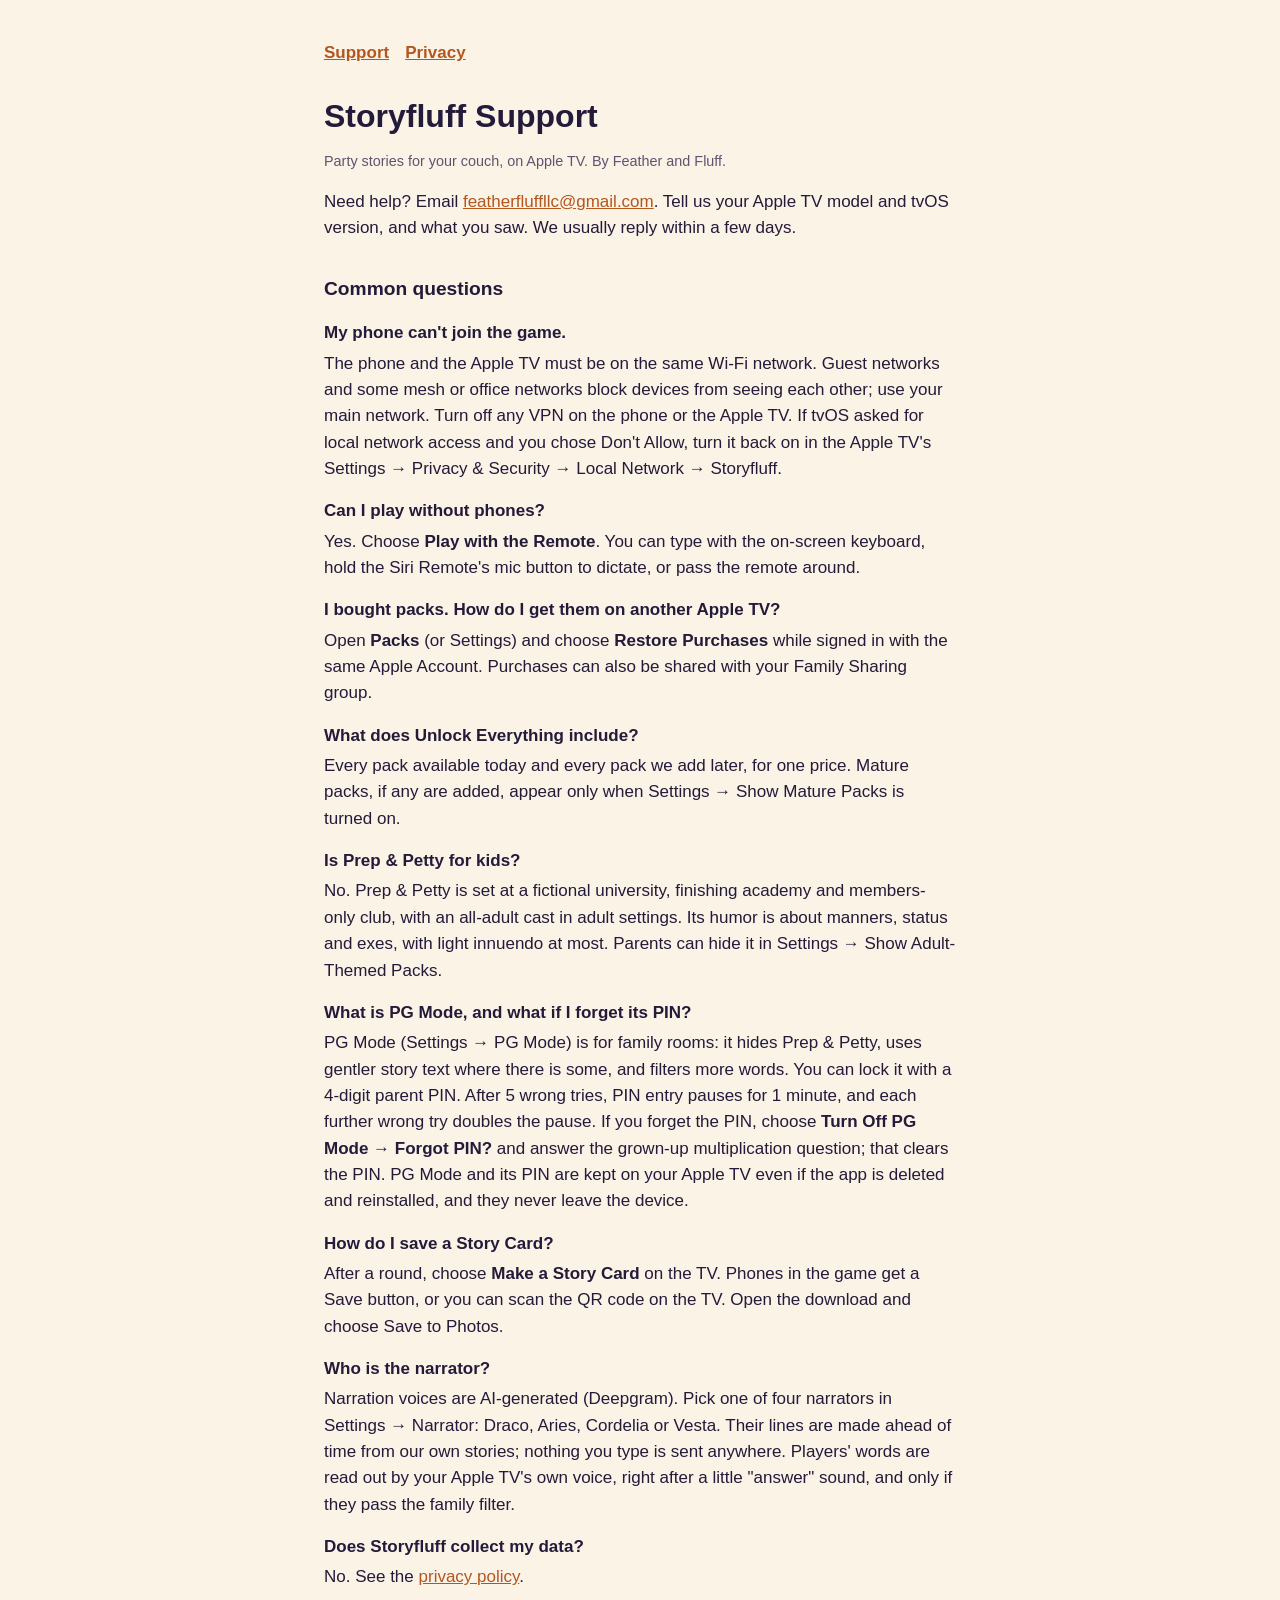
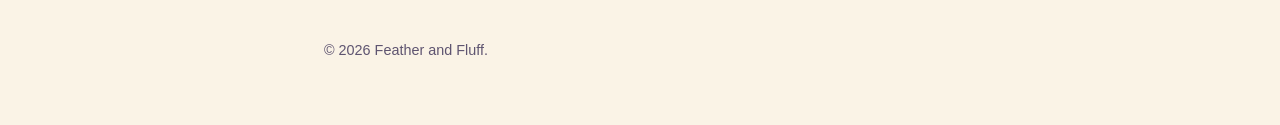
<file: index.html>
<!doctype html>
<html lang="en">
<head>
<meta charset="utf-8">
<meta name="viewport" content="width=device-width, initial-scale=1">
<title>Storyfluff Support</title>
<link rel="stylesheet" href="style.css">
</head>
<body>
<main>
<nav><a href="index.html">Support</a><a href="privacy.html">Privacy</a></nav>
<h1>Storyfluff Support</h1>
<p class="updated">Party stories for your couch, on Apple TV. By Feather and Fluff.</p>

<p>Need help? Email <a href="mailto:featherfluffllc@gmail.com">featherfluffllc@gmail.com</a>. Tell us your Apple TV model and tvOS version, and what you saw. We usually reply within a few days.</p>

<h2>Common questions</h2>
<dl>
<dt>My phone can't join the game.</dt>
<dd>The phone and the Apple TV must be on the same Wi-Fi network. Guest networks and some mesh or office networks block devices from seeing each other; use your main network. Turn off any VPN on the phone or the Apple TV. If tvOS asked for local network access and you chose Don't Allow, turn it back on in the Apple TV's Settings → Privacy &amp; Security → Local Network → Storyfluff.</dd>

<dt>Can I play without phones?</dt>
<dd>Yes. Choose <strong>Play with the Remote</strong>. You can type with the on-screen keyboard, hold the Siri Remote's mic button to dictate, or pass the remote around.</dd>

<dt>I bought packs. How do I get them on another Apple TV?</dt>
<dd>Open <strong>Packs</strong> (or Settings) and choose <strong>Restore Purchases</strong> while signed in with the same Apple Account. Purchases can also be shared with your Family Sharing group.</dd>

<dt>What does Unlock Everything include?</dt>
<dd>Every pack available today and every pack we add later, for one price. Mature packs, if any are added, appear only when Settings → Show Mature Packs is turned on.</dd>

<dt>Is Prep &amp; Petty for kids?</dt>
<dd>No. Prep &amp; Petty is set at a fictional university, finishing academy and members-only club, with an all-adult cast in adult settings. Its humor is about manners, status and exes, with light innuendo at most. Parents can hide it in Settings → Show Adult-Themed Packs.</dd>

<dt>What is PG Mode, and what if I forget its PIN?</dt>
<dd>PG Mode (Settings → PG Mode) is for family rooms: it hides Prep &amp; Petty, uses gentler story text where there is some, and filters more words. You can lock it with a 4-digit parent PIN. After 5 wrong tries, PIN entry pauses for 1 minute, and each further wrong try doubles the pause. If you forget the PIN, choose <strong>Turn Off PG Mode</strong> → <strong>Forgot PIN?</strong> and answer the grown-up multiplication question; that clears the PIN. PG Mode and its PIN are kept on your Apple TV even if the app is deleted and reinstalled, and they never leave the device.</dd>

<dt>How do I save a Story Card?</dt>
<dd>After a round, choose <strong>Make a Story Card</strong> on the TV. Phones in the game get a Save button, or you can scan the QR code on the TV. Open the download and choose Save to Photos.</dd>

<dt>Who is the narrator?</dt>
<dd>Narration voices are AI-generated (Deepgram). Pick one of four narrators in Settings → Narrator: Draco, Aries, Cordelia or Vesta. Their lines are made ahead of time from our own stories; nothing you type is sent anywhere. Players' words are read out by your Apple TV's own voice, right after a little "answer" sound, and only if they pass the family filter.</dd>

<dt>Does Storyfluff collect my data?</dt>
<dd>No. See the <a href="privacy.html">privacy policy</a>.</dd>
</dl>

<footer>© 2026 Feather and Fluff.</footer>
</main>
</body>
</html>
</file>
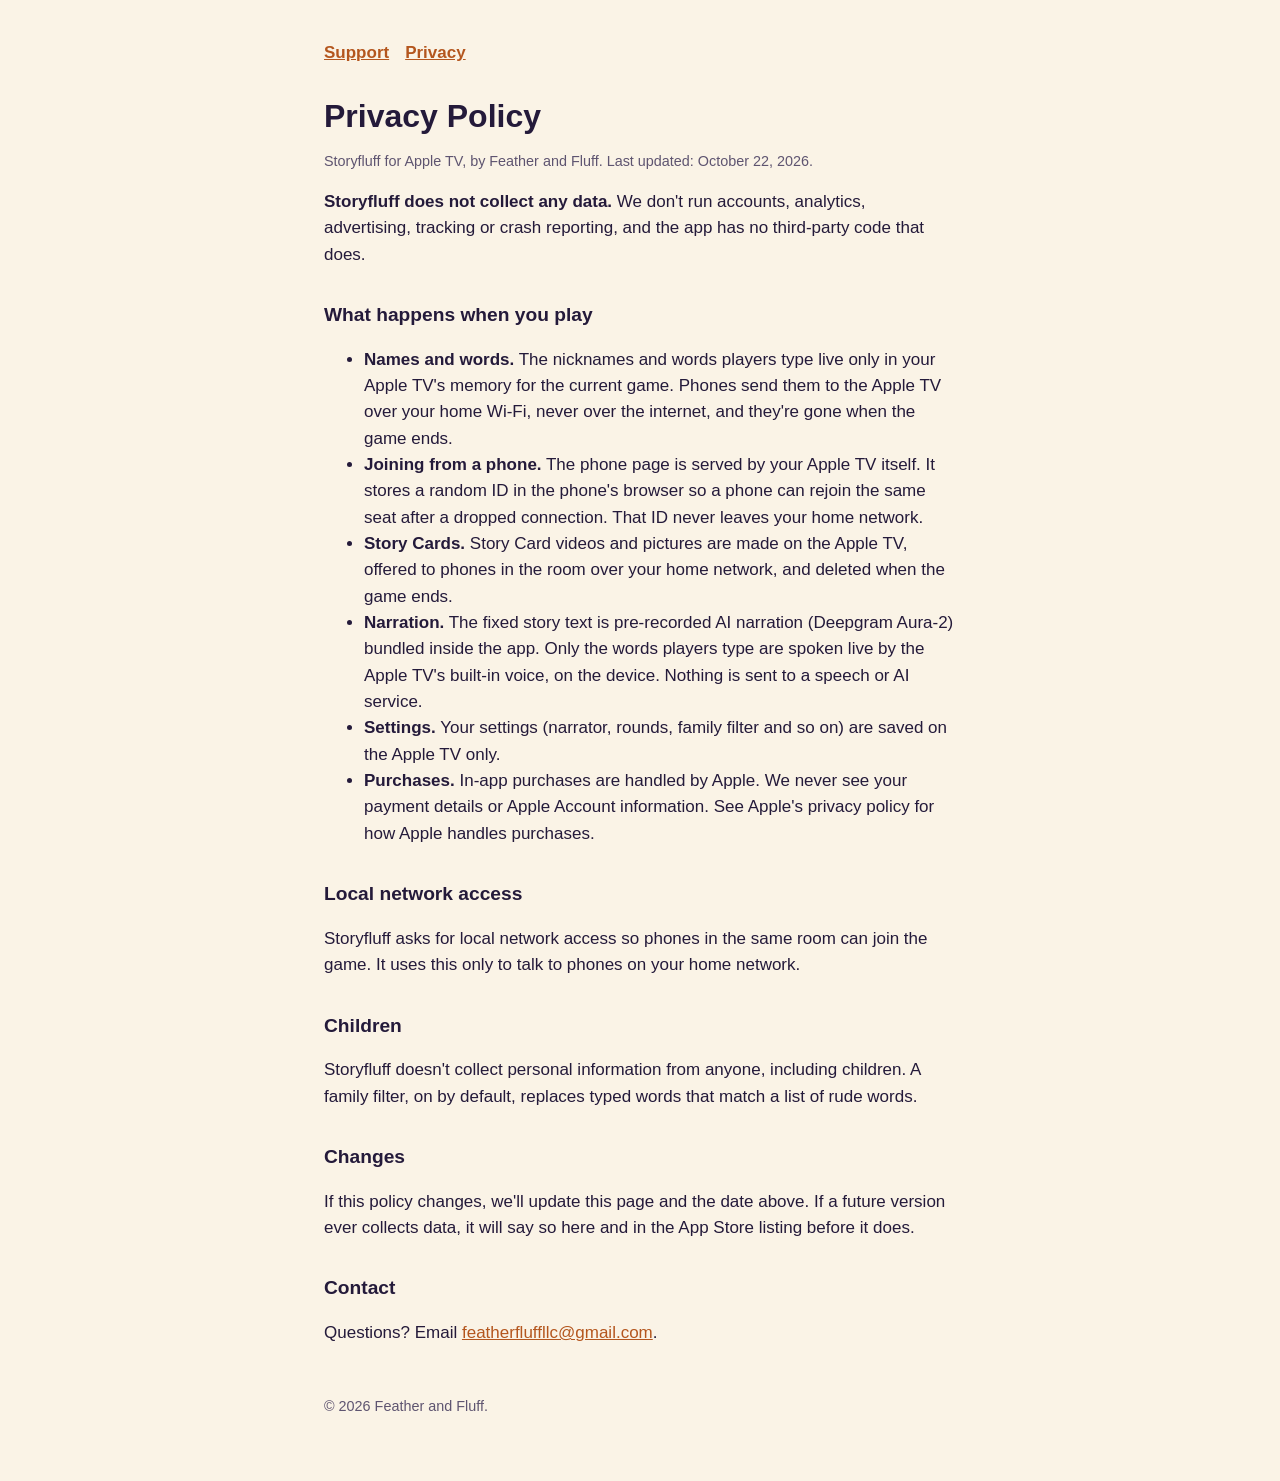
<file: privacy.html>
<!doctype html>
<html lang="en">
<head>
<meta charset="utf-8">
<meta name="viewport" content="width=device-width, initial-scale=1">
<title>Storyfluff Privacy Policy</title>
<link rel="stylesheet" href="style.css">
</head>
<body>
<main>
<nav><a href="index.html">Support</a><a href="privacy.html">Privacy</a></nav>
<h1>Privacy Policy</h1>
<p class="updated">Storyfluff for Apple TV, by Feather and Fluff. Last updated: October 22, 2026.</p>

<p><strong>Storyfluff does not collect any data.</strong> We don't run accounts, analytics, advertising, tracking or crash reporting, and the app has no third-party code that does.</p>

<h2>What happens when you play</h2>
<ul>
<li><strong>Names and words.</strong> The nicknames and words players type live only in your Apple TV's memory for the current game. Phones send them to the Apple TV over your home Wi-Fi, never over the internet, and they're gone when the game ends.</li>
<li><strong>Joining from a phone.</strong> The phone page is served by your Apple TV itself. It stores a random ID in the phone's browser so a phone can rejoin the same seat after a dropped connection. That ID never leaves your home network.</li>
<li><strong>Story Cards.</strong> Story Card videos and pictures are made on the Apple TV, offered to phones in the room over your home network, and deleted when the game ends.</li>
<li><strong>Narration.</strong> The fixed story text is pre-recorded AI narration (Deepgram Aura-2) bundled inside the app. Only the words players type are spoken live by the Apple TV's built-in voice, on the device. Nothing is sent to a speech or AI service.</li>
<li><strong>Settings.</strong> Your settings (narrator, rounds, family filter and so on) are saved on the Apple TV only.</li>
<li><strong>Purchases.</strong> In-app purchases are handled by Apple. We never see your payment details or Apple Account information. See Apple's privacy policy for how Apple handles purchases.</li>
</ul>

<h2>Local network access</h2>
<p>Storyfluff asks for local network access so phones in the same room can join the game. It uses this only to talk to phones on your home network.</p>

<h2>Children</h2>
<p>Storyfluff doesn't collect personal information from anyone, including children. A family filter, on by default, replaces typed words that match a list of rude words.</p>

<h2>Changes</h2>
<p>If this policy changes, we'll update this page and the date above. If a future version ever collects data, it will say so here and in the App Store listing before it does.</p>

<h2>Contact</h2>
<p>Questions? Email <a href="mailto:featherfluffllc@gmail.com">featherfluffllc@gmail.com</a>.</p>

<footer>© 2026 Feather and Fluff.</footer>
</main>
</body>
</html>
</file>
<file: style.css>
:root { --bg: #FAF3E6; --ink: #241A3A; --muted: #5E5470; --accent: #B4561E; }
@media (prefers-color-scheme: dark) { :root { --bg: #140F24; --ink: #F4EEFF; --muted: #B9B0CC; --accent: #FFC37A; } }
* { box-sizing: border-box; }
body { margin: 0; background: var(--bg); color: var(--ink); font: 17px/1.55 -apple-system, BlinkMacSystemFont, "Segoe UI", Roboto, sans-serif; }
main { max-width: 42rem; margin: 0 auto; padding: 2.5rem 1.25rem 4rem; }
h1 { font-size: 2rem; line-height: 1.15; margin: 0 0 .25rem; }
h2 { font-size: 1.2rem; margin: 2rem 0 .5rem; }
.updated, footer { color: var(--muted); font-size: .9rem; }
a { color: var(--accent); }
nav { margin-bottom: 2rem; font-weight: 600; }
nav a { margin-right: 1rem; }
dt { font-weight: 600; margin-top: 1rem; }
dd { margin: .25rem 0 0; }
footer { margin-top: 3rem; }
</file>
